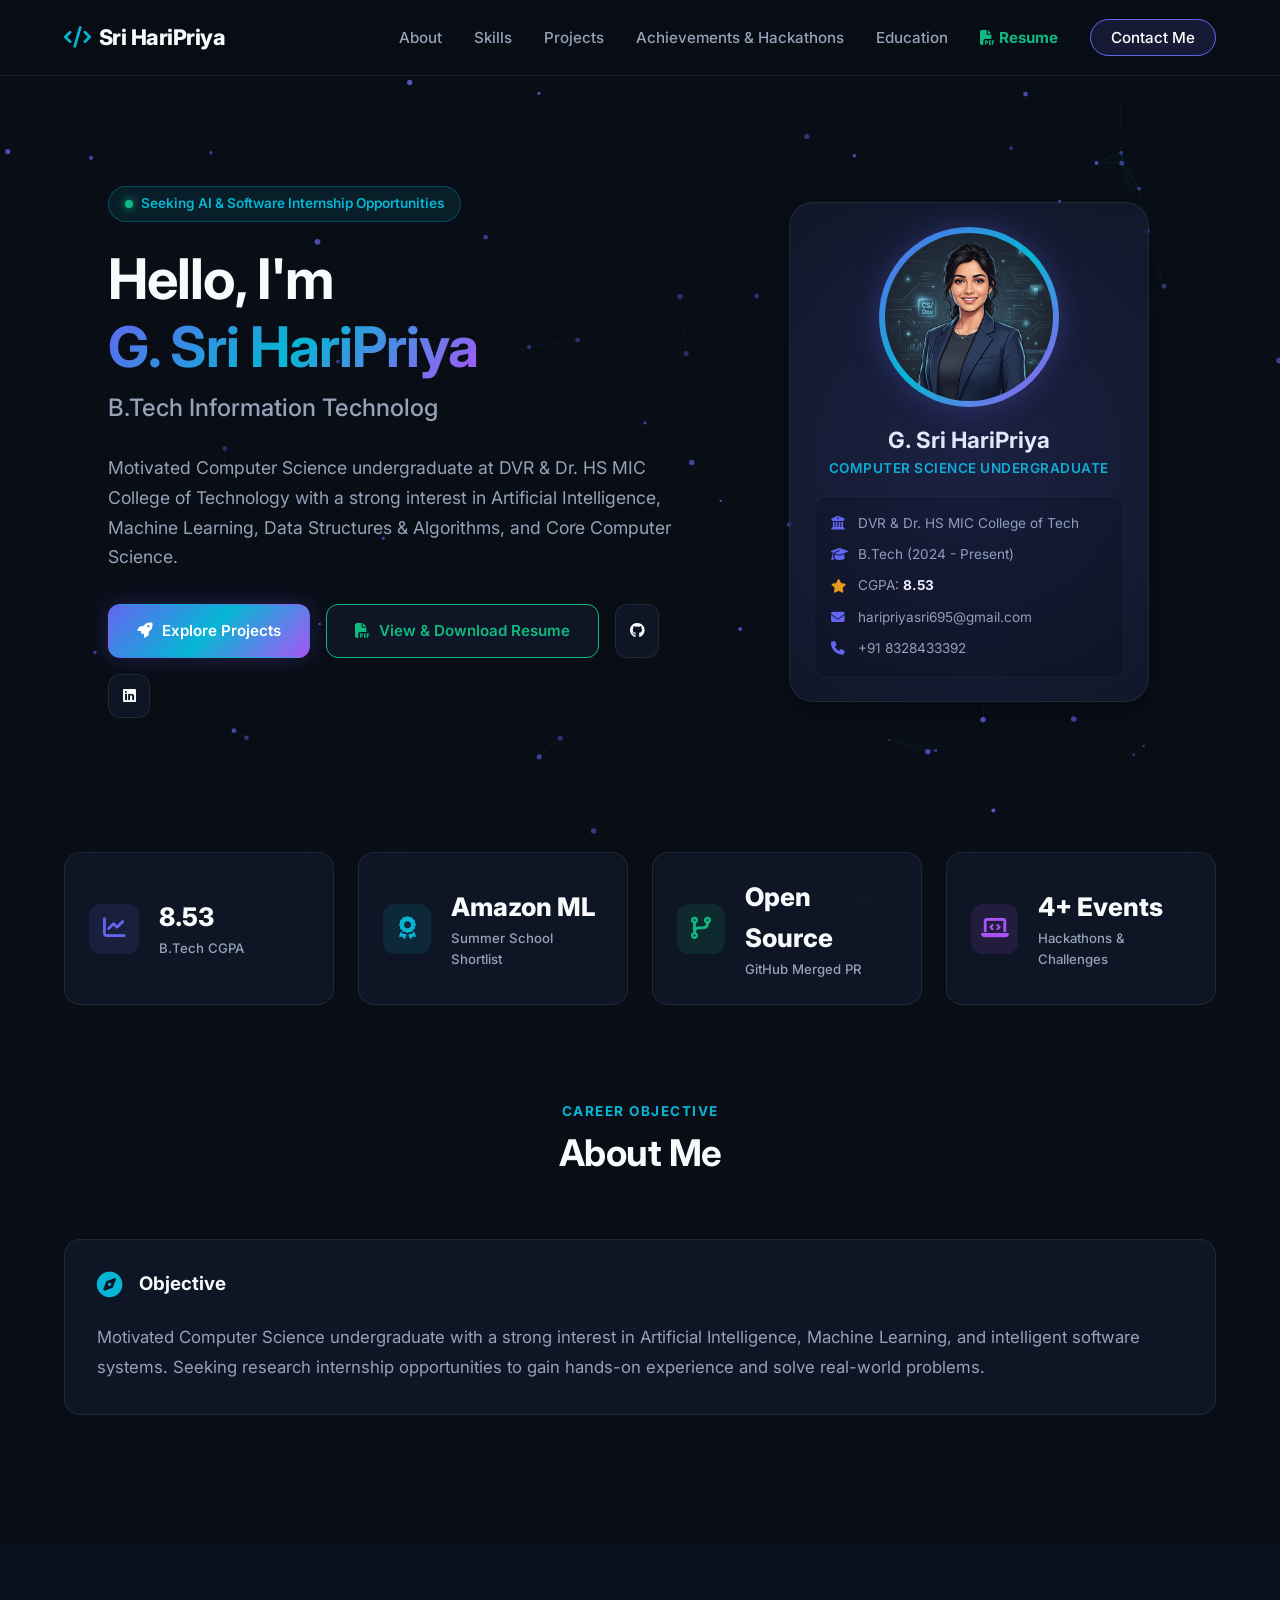
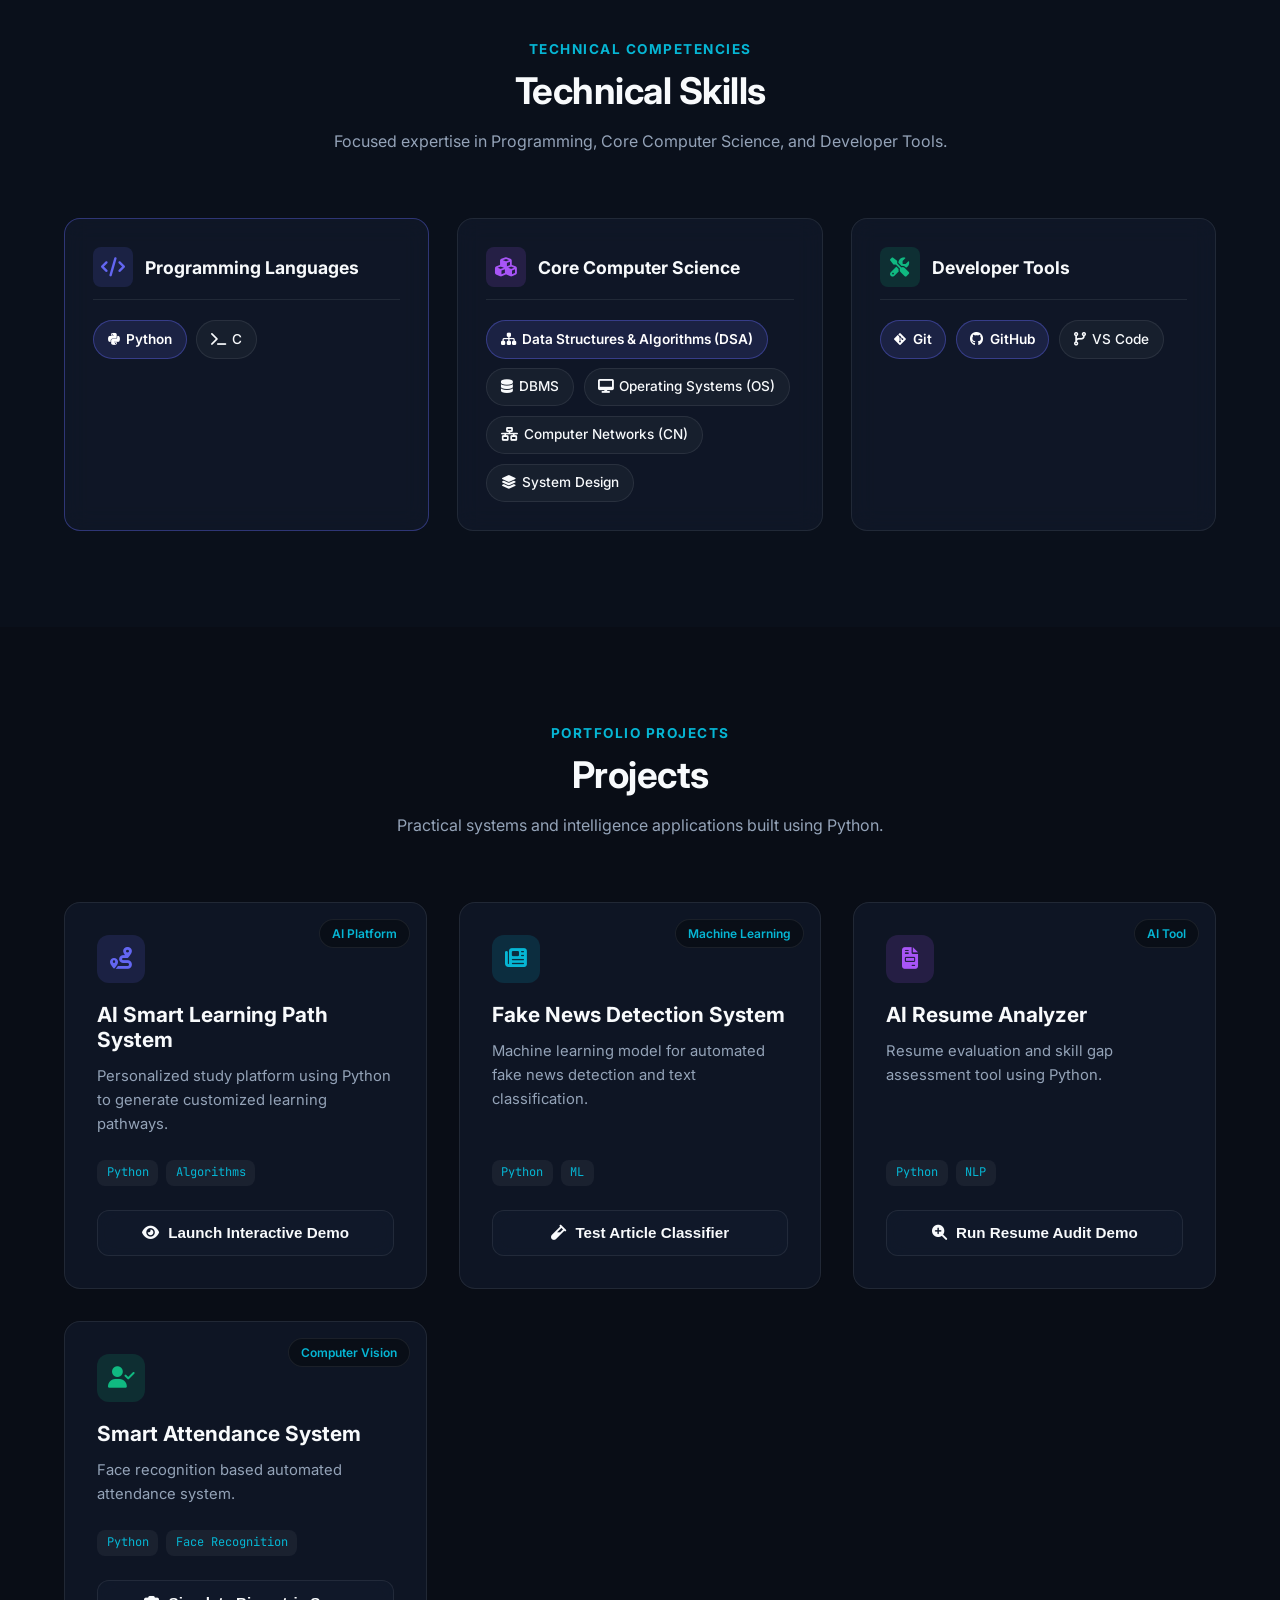
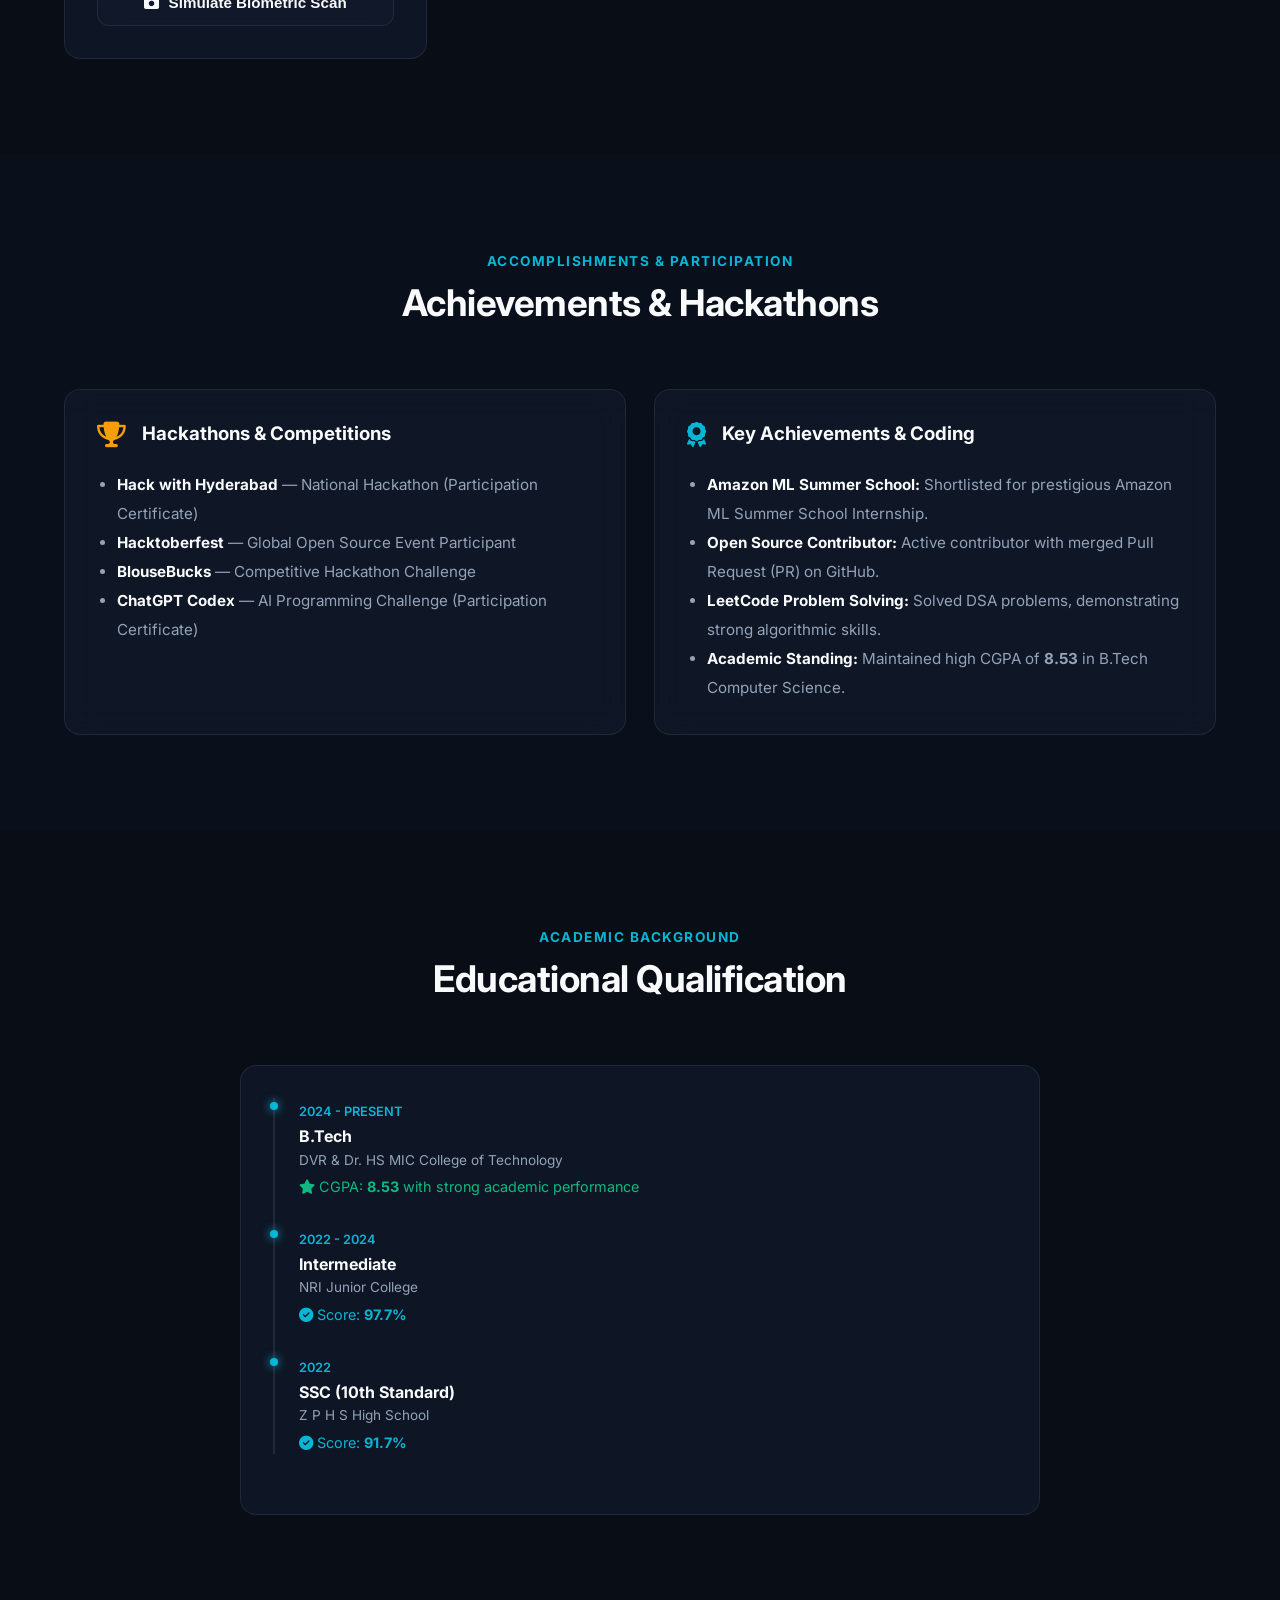
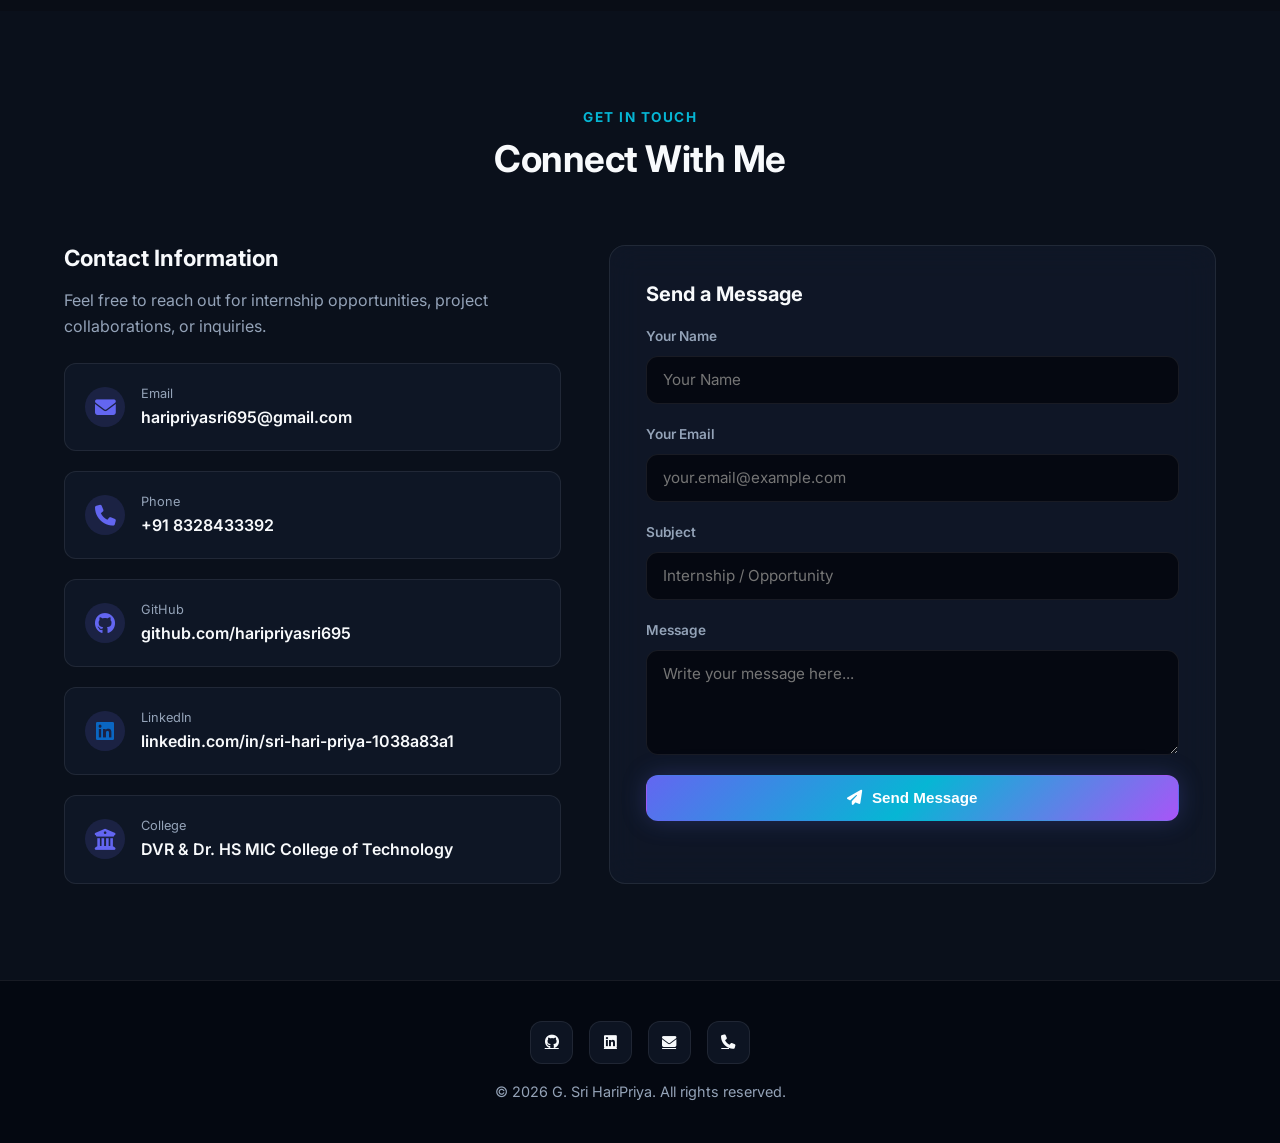
<file: index.html>
<!DOCTYPE html>
<html lang="en">
<head>
  <meta charset="UTF-8">
  <meta name="viewport" content="width=device-width, initial-scale=1.0">
  <title>G. Sri HariPriya | Portfolio</title>
  
  <!-- Google Fonts & FontAwesome -->
  <link rel="preconnect" href="https://fonts.googleapis.com">
  <link rel="preconnect" href="https://fonts.gstatic.com" crossorigin>
  <link href="https://fonts.googleapis.com/css2?family=Inter:wght@300;400;500;600;700;800&family=JetBrains+Mono:wght@400;600;700&display=swap" rel="stylesheet">
  <link rel="stylesheet" href="https://cdnjs.cloudflare.com/ajax/libs/font-awesome/6.4.0/css/all.min.css">

  <!-- Custom Stylesheet -->
  <link rel="stylesheet" href="styles.css">
</head>
<body>

  <!-- Particle Background Canvas -->
  <canvas id="particles-canvas"></canvas>

  <!-- Navigation Bar -->
  <nav class="navbar">
    <div class="container nav-container">
      <a href="#hero" class="logo">
        <i class="fas fa-code" style="color: var(--accent-secondary);"></i>
        <span>Sri HariPriya</span>
      </a>

      <ul class="nav-links">
        <li><a href="#about">About</a></li>
        <li><a href="#skills">Skills</a></li>
        <li><a href="#projects">Projects</a></li>
        <li><a href="#achievements">Achievements & Hackathons</a></li>
        <li><a href="#academics">Education</a></li>
        <li><a href="resume.html" target="_blank" style="color: var(--accent-green); font-weight: 700;"><i class="fas fa-file-pdf"></i> Resume</a></li>
        <li><a href="#contact" class="btn-nav">Contact Me</a></li>
      </ul>

      <button class="menu-toggle" aria-label="Toggle Navigation">
        <i class="fas fa-bars"></i>
      </button>
    </div>
  </nav>

  <!-- Hero Section -->
  <section id="hero" class="hero">
    <div class="container hero-grid">
      <div class="hero-content">
        <div class="hero-tag">
          <span class="pulse-dot"></span>
          <span>Seeking AI & Software Internship Opportunities</span>
        </div>
        <h1 class="hero-title">Hello, I'm <br><span class="gradient-text">G. Sri HariPriya</span></h1>
        <div class="hero-subtitle">
          <span id="typing-text"></span>
        </div>
        <p class="hero-bio">
          Motivated Computer Science undergraduate at DVR & Dr. HS MIC College of Technology with a strong interest in Artificial Intelligence, Machine Learning, Data Structures & Algorithms, and Core Computer Science.
        </p>

        <div class="hero-buttons">
          <a href="#projects" class="btn btn-primary">
            <i class="fas fa-rocket"></i> Explore Projects
          </a>
          <a href="resume.html" target="_blank" class="btn btn-secondary" style="border-color: var(--accent-green); color: var(--accent-green);">
            <i class="fas fa-file-pdf"></i> View & Download Resume
          </a>
          <a href="https://github.com/haripriyasri695" target="_blank" class="btn btn-icon" title="GitHub Profile">
            <i class="fab fa-github"></i>
          </a>
          <a href="https://www.linkedin.com/in/sri-hari-priya-1038a83a1" target="_blank" class="btn btn-icon" title="LinkedIn Profile">
            <i class="fab fa-linkedin"></i>
          </a>
        </div>
      </div>

      <div class="profile-card-wrapper">
        <div class="profile-card-glass">
          <div class="profile-img-box">
            <img src="assets/profile.jpg" alt="G. Sri HariPriya Avatar" onerror="this.src='https://ui-avatars.com/api/?name=Sri+HariPriya&background=6366f1&color=fff&size=200'">
          </div>
          <h3 class="profile-name">G. Sri HariPriya</h3>
          <p class="profile-title">Computer Science Undergraduate</p>

          <div class="profile-meta">
            <div class="meta-item">
              <i class="fas fa-university"></i>
              <span>DVR & Dr. HS MIC College of Tech</span>
            </div>
            <div class="meta-item">
              <i class="fas fa-graduation-cap"></i>
              <span>B.Tech (2024 - Present)</span>
            </div>
            <div class="meta-item">
              <i class="fas fa-star" style="color: #f59e0b;"></i>
              <span>CGPA: <strong>8.53</strong></span>
            </div>
            <div class="meta-item">
              <i class="fas fa-envelope"></i>
              <span>haripriyasri695@gmail.com</span>
            </div>
            <div class="meta-item">
              <i class="fas fa-phone"></i>
              <span>+91 8328433392</span>
            </div>
          </div>
        </div>
      </div>
    </div>
  </section>

  <!-- Key Stats Banner -->
  <div class="container">
    <div class="stats-ribbon">
      <div class="stat-card">
        <div class="stat-icon"><i class="fas fa-chart-line"></i></div>
        <div class="stat-info">
          <div class="stat-value">8.53</div>
          <div class="stat-label">B.Tech CGPA</div>
        </div>
      </div>

      <div class="stat-card">
        <div class="stat-icon" style="color: var(--accent-secondary); background: rgba(6,182,212,0.12);"><i class="fas fa-award"></i></div>
        <div class="stat-info">
          <div class="stat-value">Amazon ML</div>
          <div class="stat-label">Summer School Shortlist</div>
        </div>
      </div>

      <div class="stat-card">
        <div class="stat-icon" style="color: var(--accent-green); background: rgba(16,185,129,0.12);"><i class="fas fa-code-branch"></i></div>
        <div class="stat-info">
          <div class="stat-value">Open Source</div>
          <div class="stat-label">GitHub Merged PR</div>
        </div>
      </div>

      <div class="stat-card">
        <div class="stat-icon" style="color: var(--accent-tertiary); background: rgba(168,85,247,0.12);"><i class="fas fa-laptop-code"></i></div>
        <div class="stat-info">
          <div class="stat-value">4+ Events</div>
          <div class="stat-label">Hackathons & Challenges</div>
        </div>
      </div>
    </div>
  </div>

  <!-- About Section -->
  <section id="about">
    <div class="container">
      <div class="section-header">
        <span class="section-subtitle">Career Objective</span>
        <h2 class="section-title">About Me</h2>
      </div>

      <div class="academic-card" style="margin-bottom: 2rem;">
        <div class="academic-card-header">
          <i class="fas fa-compass" style="color: var(--accent-secondary);"></i>
          <h3>Objective</h3>
        </div>
        <p style="color: var(--text-muted); line-height: 1.8; font-size: 1.05rem;">
          Motivated Computer Science undergraduate with a strong interest in Artificial Intelligence, Machine Learning, and intelligent software systems. Seeking research internship opportunities to gain hands-on experience and solve real-world problems.
        </p>
      </div>
    </div>
  </section>

  <!-- Technical Skills Section -->
  <section id="skills" style="background: rgba(15, 23, 42, 0.3);">
    <div class="container">
      <div class="section-header">
        <span class="section-subtitle">Technical Competencies</span>
        <h2 class="section-title">Technical Skills</h2>
        <p class="section-desc">Focused expertise in Programming, Core Computer Science, and Developer Tools.</p>
      </div>

      <div class="skills-grid" style="grid-template-columns: repeat(auto-fit, minmax(320px, 1fr));">
        <!-- Programming -->
        <div class="skill-category-card" style="border-color: rgba(99, 102, 241, 0.4);">
          <div class="category-header">
            <div class="category-icon" style="color: var(--accent-primary); background: rgba(99,102,241,0.15);"><i class="fas fa-code"></i></div>
            <h3 class="category-title">Programming Languages</h3>
          </div>
          <div class="tags-list">
            <span class="skill-tag highlight"><i class="fab fa-python"></i> Python</span>
            <span class="skill-tag"><i class="fas fa-terminal"></i> C</span>
          </div>
        </div>

        <!-- Core CS -->
        <div class="skill-category-card">
          <div class="category-header">
            <div class="category-icon" style="color: var(--accent-tertiary); background: rgba(168,85,247,0.15);"><i class="fas fa-cubes"></i></div>
            <h3 class="category-title">Core Computer Science</h3>
          </div>
          <div class="tags-list">
            <span class="skill-tag highlight"><i class="fas fa-sitemap"></i> Data Structures & Algorithms (DSA)</span>
            <span class="skill-tag"><i class="fas fa-database"></i> DBMS</span>
            <span class="skill-tag"><i class="fas fa-desktop"></i> Operating Systems (OS)</span>
            <span class="skill-tag"><i class="fas fa-network-wired"></i> Computer Networks (CN)</span>
            <span class="skill-tag"><i class="fas fa-layer-group"></i> System Design</span>
          </div>
        </div>

        <!-- Tools -->
        <div class="skill-category-card">
          <div class="category-header">
            <div class="category-icon" style="color: var(--accent-green); background: rgba(16,185,129,0.15);"><i class="fas fa-tools"></i></div>
            <h3 class="category-title">Developer Tools</h3>
          </div>
          <div class="tags-list">
            <span class="skill-tag highlight"><i class="fab fa-git-alt"></i> Git</span>
            <span class="skill-tag highlight"><i class="fab fa-github"></i> GitHub</span>
            <span class="skill-tag"><i class="fas fa-code-branch"></i> VS Code</span>
          </div>
        </div>
      </div>
    </div>
  </section>

  <!-- Projects Section -->
  <section id="projects">
    <div class="container">
      <div class="section-header">
        <span class="section-subtitle">Portfolio Projects</span>
        <h2 class="section-title">Projects</h2>
        <p class="section-desc">Practical systems and intelligence applications built using Python.</p>
      </div>

      <div class="projects-grid">
        <!-- Project 1: AI Smart Learning Path System -->
        <div class="project-card">
          <span class="project-header-badge">AI Platform</span>
          <div class="project-body">
            <div class="project-icon"><i class="fas fa-route"></i></div>
            <h3 class="project-title">AI Smart Learning Path System</h3>
            <p class="project-desc">
              Personalized study platform using Python to generate customized learning pathways.
            </p>
            <div class="project-tech">
              <span class="tech-badge">Python</span>
              <span class="tech-badge">Algorithms</span>
            </div>
            <div class="project-footer">
              <button class="btn btn-secondary open-demo-btn" data-project="learning-path" style="width: 100%;">
                <i class="fas fa-eye"></i> Launch Interactive Demo
              </button>
            </div>
          </div>
        </div>

        <!-- Project 2: Fake News Detection System -->
        <div class="project-card">
          <span class="project-header-badge">Machine Learning</span>
          <div class="project-body">
            <div class="project-icon" style="color: var(--accent-secondary); background: rgba(6,182,212,0.15);"><i class="fas fa-newspaper"></i></div>
            <h3 class="project-title">Fake News Detection System</h3>
            <p class="project-desc">
              Machine learning model for automated fake news detection and text classification.
            </p>
            <div class="project-tech">
              <span class="tech-badge">Python</span>
              <span class="tech-badge">ML</span>
            </div>
            <div class="project-footer">
              <button class="btn btn-secondary open-demo-btn" data-project="fake-news" style="width: 100%;">
                <i class="fas fa-vial"></i> Test Article Classifier
              </button>
            </div>
          </div>
        </div>

        <!-- Project 3: AI Resume Analyzer -->
        <div class="project-card">
          <span class="project-header-badge">AI Tool</span>
          <div class="project-body">
            <div class="project-icon" style="color: var(--accent-tertiary); background: rgba(168,85,247,0.15);"><i class="fas fa-file-invoice"></i></div>
            <h3 class="project-title">AI Resume Analyzer</h3>
            <p class="project-desc">
              Resume evaluation and skill gap assessment tool using Python.
            </p>
            <div class="project-tech">
              <span class="tech-badge">Python</span>
              <span class="tech-badge">NLP</span>
            </div>
            <div class="project-footer">
              <button class="btn btn-secondary open-demo-btn" data-project="resume-analyzer" style="width: 100%;">
                <i class="fas fa-search-plus"></i> Run Resume Audit Demo
              </button>
            </div>
          </div>
        </div>

        <!-- Project 4: Smart Attendance System -->
        <div class="project-card">
          <span class="project-header-badge">Computer Vision</span>
          <div class="project-body">
            <div class="project-icon" style="color: var(--accent-green); background: rgba(16,185,129,0.15);"><i class="fas fa-user-check"></i></div>
            <h3 class="project-title">Smart Attendance System</h3>
            <p class="project-desc">
              Face recognition based automated attendance system.
            </p>
            <div class="project-tech">
              <span class="tech-badge">Python</span>
              <span class="tech-badge">Face Recognition</span>
            </div>
            <div class="project-footer">
              <button class="btn btn-secondary open-demo-btn" data-project="face-attendance" style="width: 100%;">
                <i class="fas fa-camera"></i> Simulate Biometric Scan
              </button>
            </div>
          </div>
        </div>
      </div>
    </div>
  </section>

  <!-- Achievements & Hackathons Section -->
  <section id="achievements" style="background: rgba(15, 23, 42, 0.3);">
    <div class="container">
      <div class="section-header">
        <span class="section-subtitle">Accomplishments & Participation</span>
        <h2 class="section-title">Achievements & Hackathons</h2>
      </div>

      <div class="skills-grid" style="grid-template-columns: repeat(auto-fit, minmax(320px, 1fr));">
        <!-- Hackathons & Contests -->
        <div class="academic-card">
          <div class="academic-card-header">
            <i class="fas fa-trophy" style="color: #f59e0b;"></i>
            <h3>Hackathons & Competitions</h3>
          </div>
          <ul style="margin-left: 20px; line-height: 1.9; color: var(--text-muted); font-size: 0.95rem;">
            <li><strong style="color: var(--text-main);">Hack with Hyderabad</strong> — National Hackathon (Participation Certificate)</li>
            <li><strong style="color: var(--text-main);">Hacktoberfest</strong> — Global Open Source Event Participant</li>
            <li><strong style="color: var(--text-main);">BlouseBucks</strong> — Competitive Hackathon Challenge</li>
            <li><strong style="color: var(--text-main);">ChatGPT Codex</strong> — AI Programming Challenge (Participation Certificate)</li>
          </ul>
        </div>

        <!-- Open Source & Coding -->
        <div class="academic-card">
          <div class="academic-card-header">
            <i class="fas fa-award" style="color: var(--accent-secondary);"></i>
            <h3>Key Achievements & Coding</h3>
          </div>
          <ul style="margin-left: 20px; line-height: 1.9; color: var(--text-muted); font-size: 0.95rem;">
            <li><strong style="color: var(--text-main);">Amazon ML Summer School:</strong> Shortlisted for prestigious Amazon ML Summer School Internship.</li>
            <li><strong style="color: var(--text-main);">Open Source Contributor:</strong> Active contributor with merged Pull Request (PR) on GitHub.</li>
            <li><strong style="color: var(--text-main);">LeetCode Problem Solving:</strong> Solved DSA problems, demonstrating strong algorithmic skills.</li>
            <li><strong style="color: var(--text-main);">Academic Standing:</strong> Maintained high CGPA of <strong>8.53</strong> in B.Tech Computer Science.</li>
          </ul>
        </div>
      </div>
    </div>
  </section>

  <!-- Education History Timeline Section (Clean, without semester 3 table) -->
  <section id="academics">
    <div class="container">
      <div class="section-header">
        <span class="section-subtitle">Academic Background</span>
        <h2 class="section-title">Educational Qualification</h2>
      </div>

      <div class="academic-card" style="max-width: 800px; margin: 0 auto;">
        <div class="timeline">
          <div class="timeline-item">
            <span class="timeline-year">2024 - PRESENT</span>
            <h4 class="timeline-title">B.Tech</h4>
            <p class="timeline-sub">DVR & Dr. HS MIC College of Technology</p>
            <p style="font-size: 0.9rem; color: var(--accent-green); margin-top: 0.25rem;">
              <i class="fas fa-star"></i> CGPA: <strong>8.53</strong> with strong academic performance
            </p>
          </div>

          <div class="timeline-item">
            <span class="timeline-year">2022 - 2024</span>
            <h4 class="timeline-title">Intermediate</h4>
            <p class="timeline-sub">NRI Junior College</p>
            <p style="font-size: 0.9rem; color: var(--accent-secondary); margin-top: 0.25rem;">
              <i class="fas fa-check-circle"></i> Score: <strong>97.7%</strong>
            </p>
          </div>

          <div class="timeline-item">
            <span class="timeline-year">2022</span>
            <h4 class="timeline-title">SSC (10th Standard)</h4>
            <p class="timeline-sub">Z P H S High School</p>
            <p style="font-size: 0.9rem; color: var(--accent-secondary); margin-top: 0.25rem;">
              <i class="fas fa-check-circle"></i> Score: <strong>91.7%</strong>
            </p>
          </div>
        </div>
      </div>
    </div>
  </section>

  <!-- Contact Section -->
  <section id="contact" style="background: rgba(15, 23, 42, 0.3);">
    <div class="container">
      <div class="section-header">
        <span class="section-subtitle">Get In Touch</span>
        <h2 class="section-title">Connect With Me</h2>
      </div>

      <div class="contact-grid">
        <div>
          <h3 style="font-size: 1.4rem; margin-bottom: 1rem;">Contact Information</h3>
          <p style="color: var(--text-muted); margin-bottom: 1.5rem;">
            Feel free to reach out for internship opportunities, project collaborations, or inquiries.
          </p>

          <div class="contact-info-list">
            <div class="contact-card-item">
              <i class="fas fa-envelope"></i>
              <div>
                <div style="font-size: 0.8rem; color: var(--text-muted);">Email</div>
                <a href="mailto:haripriyasri695@gmail.com" style="color: var(--text-main); font-weight: 600; text-decoration: none;">haripriyasri695@gmail.com</a>
              </div>
            </div>

            <div class="contact-card-item">
              <i class="fas fa-phone"></i>
              <div>
                <div style="font-size: 0.8rem; color: var(--text-muted);">Phone</div>
                <a href="tel:+918328433392" style="color: var(--text-main); font-weight: 600; text-decoration: none;">+91 8328433392</a>
              </div>
            </div>

            <div class="contact-card-item">
              <i class="fab fa-github"></i>
              <div>
                <div style="font-size: 0.8rem; color: var(--text-muted);">GitHub</div>
                <a href="https://github.com/haripriyasri695" target="_blank" style="color: var(--text-main); font-weight: 600; text-decoration: none;">github.com/haripriyasri695</a>
              </div>
            </div>

            <div class="contact-card-item">
              <i class="fab fa-linkedin" style="color: #0a66c2;"></i>
              <div>
                <div style="font-size: 0.8rem; color: var(--text-muted);">LinkedIn</div>
                <a href="https://www.linkedin.com/in/sri-hari-priya-1038a83a1" target="_blank" style="color: var(--text-main); font-weight: 600; text-decoration: none;">linkedin.com/in/sri-hari-priya-1038a83a1</a>
              </div>
            </div>

            <div class="contact-card-item">
              <i class="fas fa-university"></i>
              <div>
                <div style="font-size: 0.8rem; color: var(--text-muted);">College</div>
                <div style="color: var(--text-main); font-weight: 600;">DVR & Dr. HS MIC College of Technology</div>
              </div>
            </div>
          </div>
        </div>

        <form id="contact-form" class="contact-form">
          <h3 style="font-size: 1.25rem;">Send a Message</h3>

          <div class="form-group">
            <label for="name">Your Name</label>
            <input type="text" id="name" class="form-control" placeholder="Your Name" required>
          </div>

          <div class="form-group">
            <label for="email">Your Email</label>
            <input type="email" id="email" class="form-control" placeholder="your.email@example.com" required>
          </div>

          <div class="form-group">
            <label for="subject">Subject</label>
            <input type="text" id="subject" class="form-control" placeholder="Internship / Opportunity" required>
          </div>

          <div class="form-group">
            <label for="message">Message</label>
            <textarea id="message" class="form-control" rows="4" placeholder="Write your message here..." required></textarea>
          </div>

          <button type="submit" class="btn btn-primary" style="width: 100%;">
            <i class="fas fa-paper-plane"></i> Send Message
          </button>
        </form>
      </div>
    </div>
  </section>

  <!-- Interactive Project Demo Modal -->
  <div id="demo-modal" class="modal-overlay">
    <div class="modal-card">
      <button id="modal-close-btn" class="modal-close" aria-label="Close Modal">&times;</button>
      <div id="modal-body-content"></div>
    </div>
  </div>

  <!-- Footer -->
  <footer>
    <div class="container footer-content">
      <div class="social-links">
        <a href="https://github.com/haripriyasri695" target="_blank" class="btn-icon"><i class="fab fa-github"></i></a>
        <a href="https://www.linkedin.com/in/sri-hari-priya-1038a83a1" target="_blank" class="btn-icon"><i class="fab fa-linkedin"></i></a>
        <a href="mailto:haripriyasri695@gmail.com" class="btn-icon"><i class="fas fa-envelope"></i></a>
        <a href="tel:+918328433392" class="btn-icon"><i class="fas fa-phone"></i></a>
      </div>
      <p>© 2026 G. Sri HariPriya. All rights reserved.</p>
    </div>
  </footer>

  <!-- Script Initialization -->
  <script src="script.js"></script>
</body>
</html>
</file>
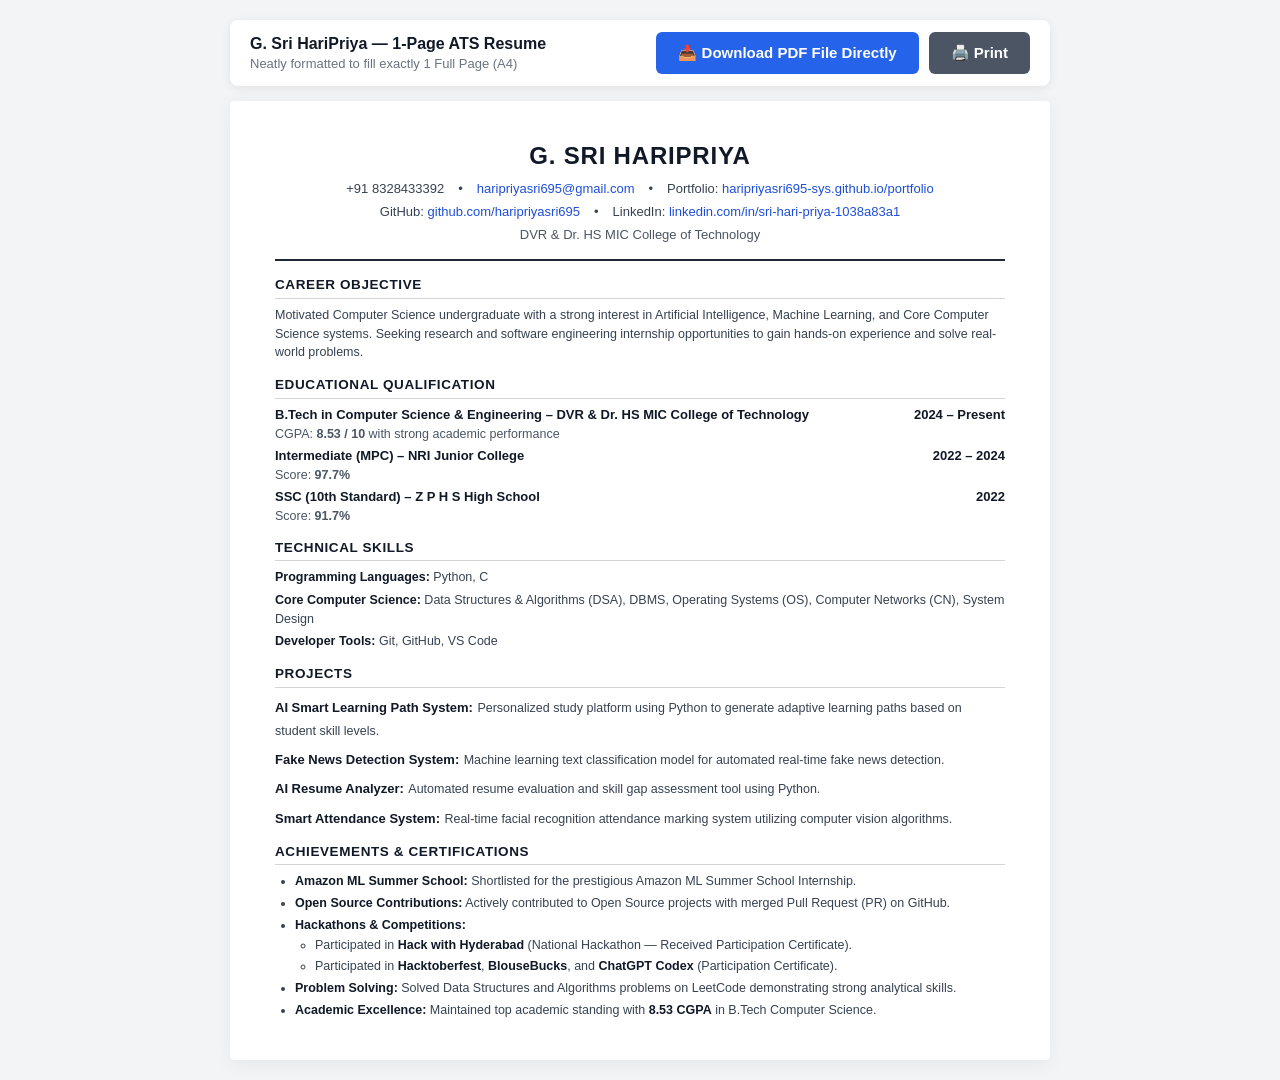
<file: resume.html>
<!DOCTYPE html>
<html lang="en">
<head>
  <meta charset="UTF-8">
  <meta name="viewport" content="width=device-width, initial-scale=1.0">
  <title>G. Sri HariPriya - Resume</title>
  <style>
    * {
      box-sizing: border-box;
      margin: 0;
      padding: 0;
    }
    body {
      font-family: 'Calibri', 'Segoe UI', Arial, sans-serif;
      color: #111827;
      background-color: #f3f4f6;
      padding: 20px 10px;
      line-height: 1.45;
    }
    .toolbar {
      max-width: 820px;
      margin: 0 auto 15px auto;
      display: flex;
      justify-content: space-between;
      align-items: center;
      background: white;
      padding: 12px 20px;
      border-radius: 8px;
      box-shadow: 0 2px 10px rgba(0,0,0,0.08);
    }
    .btn-download {
      background: #2563eb;
      color: white;
      border: none;
      padding: 10px 22px;
      font-size: 15px;
      font-weight: 600;
      border-radius: 6px;
      cursor: pointer;
      display: flex;
      align-items: center;
      gap: 8px;
      transition: background 0.2s;
    }
    .btn-download:hover {
      background: #1d4ed8;
    }
    .resume-card {
      max-width: 820px;
      margin: 0 auto;
      background: white;
      padding: 38px 45px;
      border-radius: 4px;
      box-shadow: 0 4px 20px rgba(0,0,0,0.06);
    }
    .header {
      text-align: center;
      border-bottom: 2px solid #1f2937;
      padding-bottom: 12px;
      margin-bottom: 14px;
    }
    .name {
      font-size: 24px;
      font-weight: 700;
      letter-spacing: 0.8px;
      color: #111827;
      text-transform: uppercase;
      margin-bottom: 6px;
    }
    .contact-info {
      font-size: 13px;
      color: #374151;
      display: flex;
      flex-wrap: wrap;
      justify-content: center;
      align-items: center;
      gap: 6px 14px;
      margin-bottom: 3px;
    }
    .contact-info a {
      color: #1d4ed8;
      text-decoration: none;
      font-weight: 500;
    }
    .contact-info a:hover {
      text-decoration: underline;
    }
    .section {
      margin-bottom: 13px;
    }
    .section-title {
      font-size: 13.5px;
      font-weight: 700;
      text-transform: uppercase;
      letter-spacing: 0.6px;
      color: #111827;
      border-bottom: 1.5px solid #d1d5db;
      padding-bottom: 3px;
      margin-bottom: 7px;
    }
    .item-header {
      display: flex;
      justify-content: space-between;
      font-size: 13px;
      font-weight: 700;
      color: #111827;
    }
    .item-sub {
      font-size: 12.5px;
      color: #4b5563;
      margin-bottom: 4px;
    }
    .skills-p {
      font-size: 12.5px;
      color: #374151;
      margin-bottom: 4px;
      line-height: 1.5;
    }
    .skills-p strong {
      color: #111827;
      font-weight: 700;
    }
    .proj-item {
      margin-bottom: 6px;
      line-height: 1.45;
    }
    .proj-title {
      font-size: 13px;
      font-weight: 700;
      color: #111827;
    }
    .proj-desc {
      font-size: 12.5px;
      color: #374151;
    }
    ul {
      margin-left: 20px;
    }
    li {
      font-size: 12.5px;
      color: #374151;
      margin-bottom: 3.5px;
      line-height: 1.45;
    }
    li strong {
      color: #111827;
    }

    @media print {
      body {
        background: white;
        padding: 0;
      }
      .toolbar {
        display: none !important;
      }
      .resume-card {
        box-shadow: none;
        padding: 0;
        margin: 0;
        max-width: 100%;
      }
      @page {
        size: A4 portrait;
        margin: 11mm 13mm;
      }
    }
  </style>
</head>
<body>

  <!-- Top Toolbar -->
  <div class="toolbar">
    <div>
      <strong style="color: #111827; font-size: 16px;">G. Sri HariPriya — 1-Page ATS Resume</strong>
      <div style="font-size: 13px; color: #6b7280;">Neatly formatted to fill exactly 1 Full Page (A4)</div>
    </div>
    <div style="display: flex; gap: 10px;">
      <a href="Sri_HariPriya_Resume.pdf" download="Sri_HariPriya_Resume.pdf" class="btn-download" style="text-decoration: none;">
        📥 Download PDF File Directly
      </a>
      <button class="btn-download" style="background: #4b5563;" onclick="window.print()">
        🖨️ Print
      </button>
    </div>
  </div>

  <!-- Main Resume Card -->
  <div class="resume-card">
    <!-- Header -->
    <div class="header">
      <div class="name">G. Sri HariPriya</div>
      <div class="contact-info">
        <span>+91 8328433392</span>
        <span>•</span>
        <span><a href="mailto:haripriyasri695@gmail.com">haripriyasri695@gmail.com</a></span>
        <span>•</span>
        <span>Portfolio: <a href="https://haripriyasri695-sys.github.io/portfolio/" target="_blank">haripriyasri695-sys.github.io/portfolio</a></span>
      </div>
      <div class="contact-info" style="margin-top: 4px;">
        <span>GitHub: <a href="https://github.com/haripriyasri695" target="_blank">github.com/haripriyasri695</a></span>
        <span>•</span>
        <span>LinkedIn: <a href="https://www.linkedin.com/in/sri-hari-priya-1038a83a1" target="_blank">linkedin.com/in/sri-hari-priya-1038a83a1</a></span>
      </div>
      <div class="contact-info" style="margin-top: 4px; color: #4b5563;">
        <span>DVR & Dr. HS MIC College of Technology</span>
      </div>
    </div>

    <!-- Career Objective -->
    <div class="section">
      <div class="section-title">Career Objective</div>
      <p style="font-size: 12.5px; color: #374151; line-height: 1.5;">
        Motivated Computer Science undergraduate with a strong interest in Artificial Intelligence, Machine Learning, and Core Computer Science systems. Seeking research and software engineering internship opportunities to gain hands-on experience and solve real-world problems.
      </p>
    </div>

    <!-- Education -->
    <div class="section">
      <div class="section-title">Educational Qualification</div>
      <div class="item-header">
        <span>B.Tech in Computer Science & Engineering – DVR & Dr. HS MIC College of Technology</span>
        <span>2024 – Present</span>
      </div>
      <div class="item-sub">CGPA: <strong>8.53 / 10</strong> with strong academic performance</div>

      <div class="item-header" style="margin-top: 4px;">
        <span>Intermediate (MPC) – NRI Junior College</span>
        <span>2022 – 2024</span>
      </div>
      <div class="item-sub">Score: <strong>97.7%</strong></div>

      <div class="item-header" style="margin-top: 4px;">
        <span>SSC (10th Standard) – Z P H S High School</span>
        <span>2022</span>
      </div>
      <div class="item-sub">Score: <strong>91.7%</strong></div>
    </div>

    <!-- Technical Skills -->
    <div class="section">
      <div class="section-title">Technical Skills</div>
      <p class="skills-p"><strong>Programming Languages:</strong> Python, C</p>
      <p class="skills-p"><strong>Core Computer Science:</strong> Data Structures & Algorithms (DSA), DBMS, Operating Systems (OS), Computer Networks (CN), System Design</p>
      <p class="skills-p"><strong>Developer Tools:</strong> Git, GitHub, VS Code</p>
    </div>

    <!-- Projects -->
    <div class="section">
      <div class="section-title">Projects</div>
      <div class="proj-item">
        <span class="proj-title">AI Smart Learning Path System:</span>
        <span class="proj-desc"> Personalized study platform using Python to generate adaptive learning paths based on student skill levels.</span>
      </div>
      <div class="proj-item">
        <span class="proj-title">Fake News Detection System:</span>
        <span class="proj-desc"> Machine learning text classification model for automated real-time fake news detection.</span>
      </div>
      <div class="proj-item">
        <span class="proj-title">AI Resume Analyzer:</span>
        <span class="proj-desc"> Automated resume evaluation and skill gap assessment tool using Python.</span>
      </div>
      <div class="proj-item">
        <span class="proj-title">Smart Attendance System:</span>
        <span class="proj-desc"> Real-time facial recognition attendance marking system utilizing computer vision algorithms.</span>
      </div>
    </div>

    <!-- Achievements & Hackathons -->
    <div class="section" style="margin-bottom: 0;">
      <div class="section-title">Achievements & Certifications</div>
      <ul>
        <li><strong>Amazon ML Summer School:</strong> Shortlisted for the prestigious Amazon ML Summer School Internship.</li>
        <li><strong>Open Source Contributions:</strong> Actively contributed to Open Source projects with merged Pull Request (PR) on GitHub.</li>
        <li><strong>Hackathons & Competitions:</strong>
          <ul style="margin-top: 2px;">
            <li>Participated in <strong>Hack with Hyderabad</strong> (National Hackathon — Received Participation Certificate).</li>
            <li>Participated in <strong>Hacktoberfest</strong>, <strong>BlouseBucks</strong>, and <strong>ChatGPT Codex</strong> (Participation Certificate).</li>
          </ul>
        </li>
        <li><strong>Problem Solving:</strong> Solved Data Structures and Algorithms problems on LeetCode demonstrating strong analytical skills.</li>
        <li><strong>Academic Excellence:</strong> Maintained top academic standing with <strong>8.53 CGPA</strong> in B.Tech Computer Science.</li>
      </ul>
    </div>
  </div>

</body>
</html>
</file>
<file: styles.css>
/* ==========================================================================
   Sri HariPriya - Premium Glassmorphic Web Portfolio Stylesheet
   ========================================================================== */

:root {
  --font-primary: 'Inter', -apple-system, BlinkMacSystemFont, 'Segoe UI', Roboto, sans-serif;
  --font-mono: 'JetBrains Mono', 'Fira Code', Consolas, monospace;

  /* Color Palette - Vibrant Dark Mode */
  --bg-dark: #090d16;
  --bg-card: rgba(18, 26, 43, 0.7);
  --bg-card-hover: rgba(28, 40, 65, 0.85);
  --bg-glass: rgba(15, 23, 42, 0.65);

  --border-color: rgba(255, 255, 255, 0.08);
  --border-glow: rgba(99, 102, 241, 0.3);

  --accent-primary: #6366f1; /* Indigo */
  --accent-secondary: #06b6d4; /* Cyan */
  --accent-tertiary: #a855f7; /* Purple */
  --accent-green: #10b981; /* Emerald */
  --accent-gradient: linear-gradient(135deg, #6366f1 0%, #06b6d4 50%, #a855f7 100%);
  --accent-gradient-glow: linear-gradient(135deg, rgba(99,102,241,0.4) 0%, rgba(6,182,212,0.4) 100%);

  --text-main: #f8fafc;
  --text-muted: #94a3b8;
  --text-dim: #64748b;

  --shadow-subtle: 0 10px 30px -10px rgba(0, 0, 0, 0.5);
  --shadow-glow: 0 0 25px rgba(99, 102, 241, 0.25);
  
  --transition-fast: 0.2s cubic-bezier(0.4, 0, 0.2, 1);
  --transition-normal: 0.3s cubic-bezier(0.4, 0, 0.2, 1);
  --radius-lg: 16px;
  --radius-md: 12px;
  --radius-sm: 8px;
  --radius-pill: 9999px;
}

/* Reset & Base */
*, *::before, *::after {
  box-sizing: border-box;
  margin: 0;
  padding: 0;
}

html {
  scroll-behavior: smooth;
  font-size: 16px;
}

body {
  font-family: var(--font-primary);
  background-color: var(--bg-dark);
  color: var(--text-main);
  line-height: 1.6;
  overflow-x: hidden;
  position: relative;
}

/* Canvas Background */
#particles-canvas {
  position: fixed;
  top: 0;
  left: 0;
  width: 100vw;
  height: 100vh;
  z-index: -1;
  pointer-events: none;
}

/* Typography */
h1, h2, h3, h4, h5, h6 {
  color: var(--text-main);
  font-weight: 700;
  line-height: 1.2;
}

.gradient-text {
  background: var(--accent-gradient);
  -webkit-background-clip: text;
  -webkit-text-fill-color: transparent;
  display: inline-block;
}

/* Layout Elements */
.container {
  max-width: 1200px;
  margin: 0 auto;
  padding: 0 1.5rem;
}

section {
  padding: 6rem 0;
  position: relative;
}

/* Navigation Header */
.navbar {
  position: fixed;
  top: 0;
  left: 0;
  width: 100%;
  z-index: 1000;
  background: rgba(9, 13, 22, 0.8);
  backdrop-filter: blur(16px);
  -webkit-backdrop-filter: blur(16px);
  border-bottom: 1px solid var(--border-color);
  transition: var(--transition-normal);
}

.nav-container {
  display: flex;
  justify-content: space-between;
  align-items: center;
  height: 75px;
}

.logo {
  font-size: 1.35rem;
  font-weight: 800;
  letter-spacing: -0.5px;
  text-decoration: none;
  color: var(--text-main);
  display: flex;
  align-items: center;
  gap: 0.5rem;
}

.logo span.badge {
  font-size: 0.7rem;
  padding: 0.25rem 0.5rem;
  background: rgba(99, 102, 241, 0.15);
  color: var(--accent-primary);
  border: 1px solid rgba(99, 102, 241, 0.3);
  border-radius: var(--radius-pill);
  font-weight: 600;
}

.nav-links {
  display: flex;
  list-style: none;
  gap: 2rem;
  align-items: center;
}

.nav-links a {
  text-decoration: none;
  color: var(--text-muted);
  font-weight: 500;
  font-size: 0.95rem;
  transition: var(--transition-fast);
  position: relative;
}

.nav-links a:hover, .nav-links a.active {
  color: var(--text-main);
}

.nav-links a::after {
  content: '';
  position: absolute;
  bottom: -4px;
  left: 0;
  width: 0%;
  height: 2px;
  background: var(--accent-secondary);
  transition: var(--transition-fast);
  border-radius: 2px;
}

.nav-links a:hover::after, .nav-links a.active::after {
  width: 100%;
}

.btn-nav {
  padding: 0.5rem 1.25rem;
  background: rgba(99, 102, 241, 0.15);
  color: #fff !important;
  border: 1px solid var(--accent-primary);
  border-radius: var(--radius-pill);
  font-size: 0.85rem;
  font-weight: 600;
}

.btn-nav:hover {
  background: var(--accent-primary);
  box-shadow: var(--shadow-glow);
}

/* Mobile Nav Toggle */
.menu-toggle {
  display: none;
  background: none;
  border: none;
  color: var(--text-main);
  font-size: 1.5rem;
  cursor: pointer;
}

/* Hero Section */
.hero {
  min-height: 100vh;
  display: flex;
  align-items: center;
  padding-top: 100px;
  position: relative;
}

.hero-grid {
  display: grid;
  grid-template-columns: 1.2fr 0.8fr;
  gap: 3rem;
  align-items: center;
}

.hero-tag {
  display: inline-flex;
  align-items: center;
  gap: 0.5rem;
  padding: 0.4rem 1rem;
  background: rgba(6, 182, 212, 0.1);
  border: 1px solid rgba(6, 182, 212, 0.3);
  border-radius: var(--radius-pill);
  color: var(--accent-secondary);
  font-size: 0.85rem;
  font-weight: 600;
  margin-bottom: 1.5rem;
}

.hero-tag .pulse-dot {
  width: 8px;
  height: 8px;
  background: var(--accent-green);
  border-radius: 50%;
  box-shadow: 0 0 8px var(--accent-green);
  animation: pulse 1.5s infinite;
}

@keyframes pulse {
  0% { transform: scale(0.95); opacity: 0.8; }
  50% { transform: scale(1.2); opacity: 1; }
  100% { transform: scale(0.95); opacity: 0.8; }
}

.hero-title {
  font-size: 3.5rem;
  letter-spacing: -1px;
  margin-bottom: 0.5rem;
}

.hero-subtitle {
  font-size: 1.5rem;
  color: var(--text-muted);
  font-weight: 500;
  margin-bottom: 1.5rem;
  height: 40px;
}

.hero-bio {
  color: var(--text-muted);
  font-size: 1.1rem;
  max-width: 580px;
  margin-bottom: 2rem;
  line-height: 1.7;
}

.hero-buttons {
  display: flex;
  gap: 1rem;
  flex-wrap: wrap;
}

.btn {
  display: inline-flex;
  align-items: center;
  justify-content: center;
  gap: 0.6rem;
  padding: 0.85rem 1.75rem;
  border-radius: var(--radius-md);
  font-weight: 600;
  font-size: 0.95rem;
  text-decoration: none;
  cursor: pointer;
  transition: var(--transition-normal);
  border: 1px solid transparent;
}

.btn-primary {
  background: var(--accent-gradient);
  color: #fff;
  box-shadow: var(--shadow-glow);
}

.btn-primary:hover {
  transform: translateY(-2px);
  box-shadow: 0 0 35px rgba(99, 102, 241, 0.45);
}

.btn-secondary {
  background: var(--bg-card);
  color: var(--text-main);
  border-color: var(--border-color);
  backdrop-filter: blur(10px);
}

.btn-secondary:hover {
  background: var(--bg-card-hover);
  border-color: var(--accent-primary);
  transform: translateY(-2px);
}

.btn-icon {
  padding: 0.85rem;
  border-radius: var(--radius-md);
  background: var(--bg-card);
  color: var(--text-main);
  border: 1px solid var(--border-color);
  display: inline-flex;
  align-items: center;
  justify-content: center;
  cursor: pointer;
  transition: var(--transition-fast);
}

.btn-icon:hover {
  border-color: var(--accent-secondary);
  color: var(--accent-secondary);
  transform: translateY(-2px);
}

/* Profile Card Area */
.profile-card-wrapper {
  position: relative;
  display: flex;
  justify-content: center;
}

.profile-card-glass {
  position: relative;
  background: var(--bg-card);
  backdrop-filter: blur(20px);
  -webkit-backdrop-filter: blur(20px);
  border: 1px solid var(--border-color);
  border-radius: 24px;
  padding: 1.5rem;
  box-shadow: var(--shadow-subtle);
  width: 100%;
  max-width: 360px;
  text-align: center;
  overflow: hidden;
  transition: var(--transition-normal);
}

.profile-card-glass::before {
  content: '';
  position: absolute;
  top: -50%;
  left: -50%;
  width: 200%;
  height: 200%;
  background: radial-gradient(circle, rgba(99,102,241,0.15) 0%, transparent 60%);
  pointer-events: none;
}

.profile-img-box {
  width: 180px;
  height: 180px;
  margin: 0 auto 1.25rem;
  border-radius: 50%;
  padding: 6px;
  background: var(--accent-gradient);
  position: relative;
  box-shadow: 0 0 30px rgba(99, 102, 241, 0.3);
}

.profile-img-box img {
  width: 100%;
  height: 100%;
  border-radius: 50%;
  object-fit: cover;
  background: var(--bg-dark);
}

.profile-name {
  font-size: 1.4rem;
  font-weight: 700;
  margin-bottom: 0.25rem;
}

.profile-title {
  color: var(--accent-secondary);
  font-size: 0.85rem;
  font-weight: 600;
  text-transform: uppercase;
  letter-spacing: 0.5px;
  margin-bottom: 1rem;
}

.profile-meta {
  display: flex;
  flex-direction: column;
  gap: 0.6rem;
  text-align: left;
  font-size: 0.85rem;
  background: rgba(0, 0, 0, 0.2);
  padding: 1rem;
  border-radius: var(--radius-md);
  border: 1px solid rgba(255,255,255,0.04);
}

.meta-item {
  display: flex;
  align-items: center;
  gap: 0.6rem;
  color: var(--text-muted);
}

.meta-item i {
  color: var(--accent-primary);
  width: 18px;
}

.meta-item strong {
  color: var(--text-main);
}

/* Stats / Highlights Banner */
.stats-ribbon {
  display: grid;
  grid-template-columns: repeat(auto-fit, minmax(200px, 1fr));
  gap: 1.5rem;
  margin-top: -3rem;
  position: relative;
  z-index: 10;
}

.stat-card {
  background: var(--bg-card);
  backdrop-filter: blur(16px);
  border: 1px solid var(--border-color);
  border-radius: var(--radius-lg);
  padding: 1.5rem;
  display: flex;
  align-items: center;
  gap: 1.25rem;
  transition: var(--transition-normal);
}

.stat-card:hover {
  transform: translateY(-4px);
  border-color: var(--border-glow);
  box-shadow: var(--shadow-glow);
}

.stat-icon {
  width: 50px;
  height: 50px;
  border-radius: var(--radius-md);
  background: rgba(99, 102, 241, 0.12);
  color: var(--accent-primary);
  display: flex;
  align-items: center;
  justify-content: center;
  font-size: 1.4rem;
}

.stat-info .stat-value {
  font-size: 1.6rem;
  font-weight: 800;
  color: var(--text-main);
}

.stat-info .stat-label {
  font-size: 0.825rem;
  color: var(--text-muted);
  font-weight: 500;
}

/* Section Header */
.section-header {
  text-align: center;
  max-width: 650px;
  margin: 0 auto 4rem;
}

.section-subtitle {
  color: var(--accent-secondary);
  font-size: 0.85rem;
  font-weight: 700;
  text-transform: uppercase;
  letter-spacing: 1.5px;
  margin-bottom: 0.5rem;
  display: block;
}

.section-title {
  font-size: 2.3rem;
  letter-spacing: -0.5px;
  margin-bottom: 1rem;
}

.section-desc {
  color: var(--text-muted);
  font-size: 1rem;
}

/* Skills Section */
.skills-grid {
  display: grid;
  grid-template-columns: repeat(auto-fit, minmax(280px, 1fr));
  gap: 1.75rem;
}

.skill-category-card {
  background: var(--bg-card);
  backdrop-filter: blur(12px);
  border: 1px solid var(--border-color);
  border-radius: var(--radius-lg);
  padding: 1.75rem;
  transition: var(--transition-normal);
}

.skill-category-card:hover {
  border-color: rgba(6, 182, 212, 0.4);
  transform: translateY(-4px);
}

.category-header {
  display: flex;
  align-items: center;
  gap: 0.75rem;
  margin-bottom: 1.25rem;
  padding-bottom: 0.75rem;
  border-bottom: 1px solid var(--border-color);
}

.category-icon {
  width: 40px;
  height: 40px;
  border-radius: var(--radius-sm);
  background: rgba(6, 182, 212, 0.15);
  color: var(--accent-secondary);
  display: flex;
  align-items: center;
  justify-content: center;
  font-size: 1.2rem;
}

.category-title {
  font-size: 1.1rem;
  font-weight: 700;
}

.tags-list {
  display: flex;
  flex-wrap: wrap;
  gap: 0.6rem;
}

.skill-tag {
  padding: 0.45rem 0.85rem;
  background: rgba(255, 255, 255, 0.04);
  border: 1px solid rgba(255, 255, 255, 0.08);
  border-radius: var(--radius-pill);
  font-size: 0.85rem;
  color: var(--text-main);
  font-weight: 500;
  display: flex;
  align-items: center;
  gap: 0.4rem;
  transition: var(--transition-fast);
}

.skill-tag.highlight {
  background: rgba(99, 102, 241, 0.15);
  border-color: rgba(99, 102, 241, 0.4);
  color: #fff;
  font-weight: 600;
}

.skill-tag:hover {
  background: rgba(6, 182, 212, 0.2);
  border-color: var(--accent-secondary);
  color: #fff;
  transform: translateY(-2px);
}

/* DSA & AI Interactive Visualizer Widget */
.dsa-showcase-box {
  background: var(--bg-card);
  backdrop-filter: blur(16px);
  border: 1px solid var(--border-color);
  border-radius: var(--radius-lg);
  padding: 2rem;
  margin-top: 3rem;
  box-shadow: var(--shadow-subtle);
}

.dsa-header {
  display: flex;
  justify-content: space-between;
  align-items: center;
  margin-bottom: 1.5rem;
  flex-wrap: wrap;
  gap: 1rem;
}

.dsa-tabs {
  display: flex;
  gap: 0.5rem;
  background: rgba(0,0,0,0.3);
  padding: 0.3rem;
  border-radius: var(--radius-pill);
}

.tab-btn {
  padding: 0.4rem 1rem;
  background: transparent;
  border: none;
  color: var(--text-muted);
  font-weight: 600;
  font-size: 0.85rem;
  border-radius: var(--radius-pill);
  cursor: pointer;
  transition: var(--transition-fast);
}

.tab-btn.active {
  background: var(--accent-primary);
  color: #fff;
}

.visualizer-stage {
  background: #050811;
  border-radius: var(--radius-md);
  border: 1px solid var(--border-color);
  padding: 1.5rem;
  min-height: 250px;
  display: flex;
  flex-direction: column;
  justify-content: center;
  align-items: center;
  position: relative;
  overflow: hidden;
}

/* Array Sorting / DSA Visualizer Bars */
.array-bars-container {
  display: flex;
  align-items: flex-end;
  justify-content: center;
  gap: 8px;
  height: 160px;
  width: 100%;
  margin-bottom: 1.5rem;
}

.bar {
  width: 28px;
  background: var(--accent-primary);
  border-radius: 4px 4px 0 0;
  display: flex;
  align-items: flex-end;
  justify-content: center;
  color: #fff;
  font-size: 0.75rem;
  font-family: var(--font-mono);
  font-weight: 700;
  padding-bottom: 4px;
  transition: height 0.3s ease, background-color 0.3s ease;
}

.bar.comparing {
  background: var(--accent-secondary) !important;
  box-shadow: 0 0 12px var(--accent-secondary);
}

.bar.sorted {
  background: var(--accent-green) !important;
}

.viz-controls {
  display: flex;
  gap: 1rem;
  align-items: center;
}

/* Projects Section */
.project-filters {
  display: flex;
  justify-content: center;
  gap: 0.75rem;
  margin-bottom: 3rem;
  flex-wrap: wrap;
}

.filter-btn {
  padding: 0.5rem 1.25rem;
  background: var(--bg-card);
  border: 1px solid var(--border-color);
  color: var(--text-muted);
  border-radius: var(--radius-pill);
  font-weight: 600;
  font-size: 0.85rem;
  cursor: pointer;
  transition: var(--transition-fast);
}

.filter-btn.active, .filter-btn:hover {
  background: rgba(99, 102, 241, 0.2);
  border-color: var(--accent-primary);
  color: #fff;
}

.projects-grid {
  display: grid;
  grid-template-columns: repeat(auto-fit, minmax(340px, 1fr));
  gap: 2rem;
}

.project-card {
  background: var(--bg-card);
  backdrop-filter: blur(16px);
  border: 1px solid var(--border-color);
  border-radius: var(--radius-lg);
  overflow: hidden;
  display: flex;
  flex-direction: column;
  transition: var(--transition-normal);
  position: relative;
}

.project-card:hover {
  transform: translateY(-6px);
  border-color: var(--border-glow);
  box-shadow: var(--shadow-glow);
}

.project-header-badge {
  position: absolute;
  top: 1rem;
  right: 1rem;
  padding: 0.25rem 0.75rem;
  background: rgba(9, 13, 22, 0.85);
  border: 1px solid var(--border-color);
  backdrop-filter: blur(8px);
  border-radius: var(--radius-pill);
  font-size: 0.75rem;
  font-weight: 600;
  color: var(--accent-secondary);
}

.project-body {
  padding: 2rem;
  display: flex;
  flex-direction: column;
  flex: 1;
}

.project-icon {
  width: 48px;
  height: 48px;
  border-radius: var(--radius-md);
  background: rgba(99, 102, 241, 0.15);
  color: var(--accent-primary);
  display: flex;
  align-items: center;
  justify-content: center;
  font-size: 1.35rem;
  margin-bottom: 1.25rem;
}

.project-title {
  font-size: 1.3rem;
  margin-bottom: 0.75rem;
}

.project-desc {
  color: var(--text-muted);
  font-size: 0.925rem;
  margin-bottom: 1.5rem;
  line-height: 1.6;
  flex: 1;
}

.project-tech {
  display: flex;
  flex-wrap: wrap;
  gap: 0.5rem;
  margin-bottom: 1.5rem;
}

.tech-badge {
  font-size: 0.75rem;
  padding: 0.2rem 0.6rem;
  background: rgba(255, 255, 255, 0.05);
  border-radius: var(--radius-sm);
  color: var(--accent-secondary);
  font-family: var(--font-mono);
}

.project-footer {
  display: flex;
  gap: 1rem;
  align-items: center;
  margin-top: auto;
}

/* Modal System for Live Demos */
.modal-overlay {
  position: fixed;
  top: 0;
  left: 0;
  width: 100vw;
  height: 100vh;
  background: rgba(5, 8, 17, 0.85);
  backdrop-filter: blur(12px);
  z-index: 2000;
  display: flex;
  align-items: center;
  justify-content: center;
  padding: 1.5rem;
  opacity: 0;
  pointer-events: none;
  transition: opacity 0.3s ease;
}

.modal-overlay.active {
  opacity: 1;
  pointer-events: all;
}

.modal-card {
  background: #0d1322;
  border: 1px solid var(--border-glow);
  border-radius: 20px;
  width: 100%;
  max-width: 650px;
  max-height: 90vh;
  overflow-y: auto;
  padding: 2rem;
  position: relative;
  box-shadow: 0 0 50px rgba(99, 102, 241, 0.3);
  transform: scale(0.95);
  transition: transform 0.3s ease;
}

.modal-overlay.active .modal-card {
  transform: scale(1);
}

.modal-close {
  position: absolute;
  top: 1.25rem;
  right: 1.25rem;
  background: rgba(255, 255, 255, 0.08);
  border: none;
  color: var(--text-main);
  width: 36px;
  height: 36px;
  border-radius: 50%;
  cursor: pointer;
  display: flex;
  align-items: center;
  justify-content: center;
  font-size: 1.1rem;
  transition: var(--transition-fast);
}

.modal-close:hover {
  background: rgba(239, 68, 68, 0.3);
  color: #ef4444;
}

.demo-box {
  background: #050811;
  border: 1px solid var(--border-color);
  border-radius: var(--radius-md);
  padding: 1.5rem;
  margin: 1.5rem 0;
}

/* Academic & Grade Breakdown Section */
.academics-container {
  display: grid;
  grid-template-columns: 1fr 1fr;
  gap: 2rem;
}

.academic-card {
  background: var(--bg-card);
  backdrop-filter: blur(16px);
  border: 1px solid var(--border-color);
  border-radius: var(--radius-lg);
  padding: 2rem;
}

.academic-card-header {
  display: flex;
  align-items: center;
  gap: 1rem;
  margin-bottom: 1.5rem;
}

.academic-card-header i {
  font-size: 1.6rem;
  color: var(--accent-primary);
}

.grade-table {
  width: 100%;
  border-collapse: collapse;
  margin-top: 1rem;
  font-size: 0.9rem;
}

.grade-table th, .grade-table td {
  padding: 0.75rem;
  text-align: left;
  border-bottom: 1px solid rgba(255, 255, 255, 0.05);
}

.grade-table th {
  color: var(--text-dim);
  font-size: 0.8rem;
  text-transform: uppercase;
}

.grade-table td {
  color: var(--text-main);
}

.grade-badge {
  display: inline-block;
  padding: 0.15rem 0.5rem;
  border-radius: 4px;
  font-weight: 700;
  font-size: 0.8rem;
}

.grade-badge.s-grade {
  background: rgba(16, 185, 129, 0.2);
  color: var(--accent-green);
  border: 1px solid rgba(16, 185, 129, 0.4);
}

.grade-badge.a-grade {
  background: rgba(6, 182, 212, 0.2);
  color: var(--accent-secondary);
  border: 1px solid rgba(6, 182, 212, 0.4);
}

.timeline {
  position: relative;
  padding-left: 1.5rem;
  border-left: 2px solid var(--border-color);
}

.timeline-item {
  position: relative;
  margin-bottom: 1.75rem;
}

.timeline-item::before {
  content: '';
  position: absolute;
  left: calc(-1.5rem - 5px);
  top: 4px;
  width: 8px;
  height: 8px;
  border-radius: 50%;
  background: var(--accent-secondary);
  box-shadow: 0 0 10px var(--accent-secondary);
}

.timeline-year {
  font-size: 0.8rem;
  color: var(--accent-secondary);
  font-weight: 600;
}

.timeline-title {
  font-size: 1rem;
  font-weight: 700;
  margin: 0.2rem 0;
}

.timeline-sub {
  font-size: 0.85rem;
  color: var(--text-muted);
}

/* Contact Section */
.contact-grid {
  display: grid;
  grid-template-columns: 0.9fr 1.1fr;
  gap: 3rem;
}

.contact-info-list {
  display: flex;
  flex-direction: column;
  gap: 1.25rem;
  margin-top: 1.5rem;
}

.contact-card-item {
  display: flex;
  align-items: center;
  gap: 1rem;
  background: var(--bg-card);
  padding: 1.25rem;
  border-radius: var(--radius-md);
  border: 1px solid var(--border-color);
}

.contact-card-item i {
  font-size: 1.3rem;
  color: var(--accent-primary);
  width: 40px;
  height: 40px;
  background: rgba(99, 102, 241, 0.15);
  border-radius: 50%;
  display: flex;
  align-items: center;
  justify-content: center;
}

.contact-form {
  background: var(--bg-card);
  backdrop-filter: blur(16px);
  border: 1px solid var(--border-color);
  border-radius: var(--radius-lg);
  padding: 2.25rem;
  display: flex;
  flex-direction: column;
  gap: 1.25rem;
}

.form-group {
  display: flex;
  flex-direction: column;
  gap: 0.5rem;
}

.form-group label {
  font-size: 0.85rem;
  font-weight: 600;
  color: var(--text-muted);
}

.form-control {
  background: #050811;
  border: 1px solid var(--border-color);
  border-radius: var(--radius-md);
  padding: 0.85rem 1rem;
  color: var(--text-main);
  font-family: inherit;
  font-size: 0.95rem;
  transition: var(--transition-fast);
}

.form-control:focus {
  outline: none;
  border-color: var(--accent-primary);
  box-shadow: 0 0 15px rgba(99, 102, 241, 0.2);
}

/* Footer */
footer {
  border-top: 1px solid var(--border-color);
  padding: 2.5rem 0;
  text-align: center;
  color: var(--text-muted);
  font-size: 0.9rem;
  background: rgba(5, 8, 17, 0.9);
}

.footer-content {
  display: flex;
  flex-direction: column;
  align-items: center;
  gap: 1rem;
}

.social-links {
  display: flex;
  gap: 1rem;
}

/* Notification Toast */
.toast-container {
  position: fixed;
  bottom: 2rem;
  right: 2rem;
  z-index: 3000;
}

.toast {
  background: var(--accent-gradient);
  color: #fff;
  padding: 0.85rem 1.5rem;
  border-radius: var(--radius-md);
  font-weight: 600;
  font-size: 0.9rem;
  box-shadow: var(--shadow-subtle);
  display: flex;
  align-items: center;
  gap: 0.6rem;
  animation: slideUp 0.3s cubic-bezier(0.4, 0, 0.2, 1);
}

@keyframes slideUp {
  from { transform: translateY(100%); opacity: 0; }
  to { transform: translateY(0); opacity: 1; }
}

/* Responsive Breakpoints */
@media (max-width: 992px) {
  .hero-grid {
    grid-template-columns: 1fr;
    text-align: center;
  }

  .hero-bio {
    margin: 0 auto 2rem;
  }

  .hero-buttons {
    justify-content: center;
  }

  .profile-card-wrapper {
    margin-top: 2rem;
  }

  .academics-container, .contact-grid {
    grid-template-columns: 1fr;
  }
}

@media (max-width: 768px) {
  .nav-links {
    display: none;
    position: absolute;
    top: 75px;
    left: 0;
    width: 100%;
    background: rgba(9, 13, 22, 0.95);
    backdrop-filter: blur(20px);
    flex-direction: column;
    padding: 2rem;
    border-bottom: 1px solid var(--border-color);
  }

  .nav-links.mobile-active {
    display: flex;
  }

  .menu-toggle {
    display: block;
  }

  .hero-title {
    font-size: 2.5rem;
  }
}
</file>
